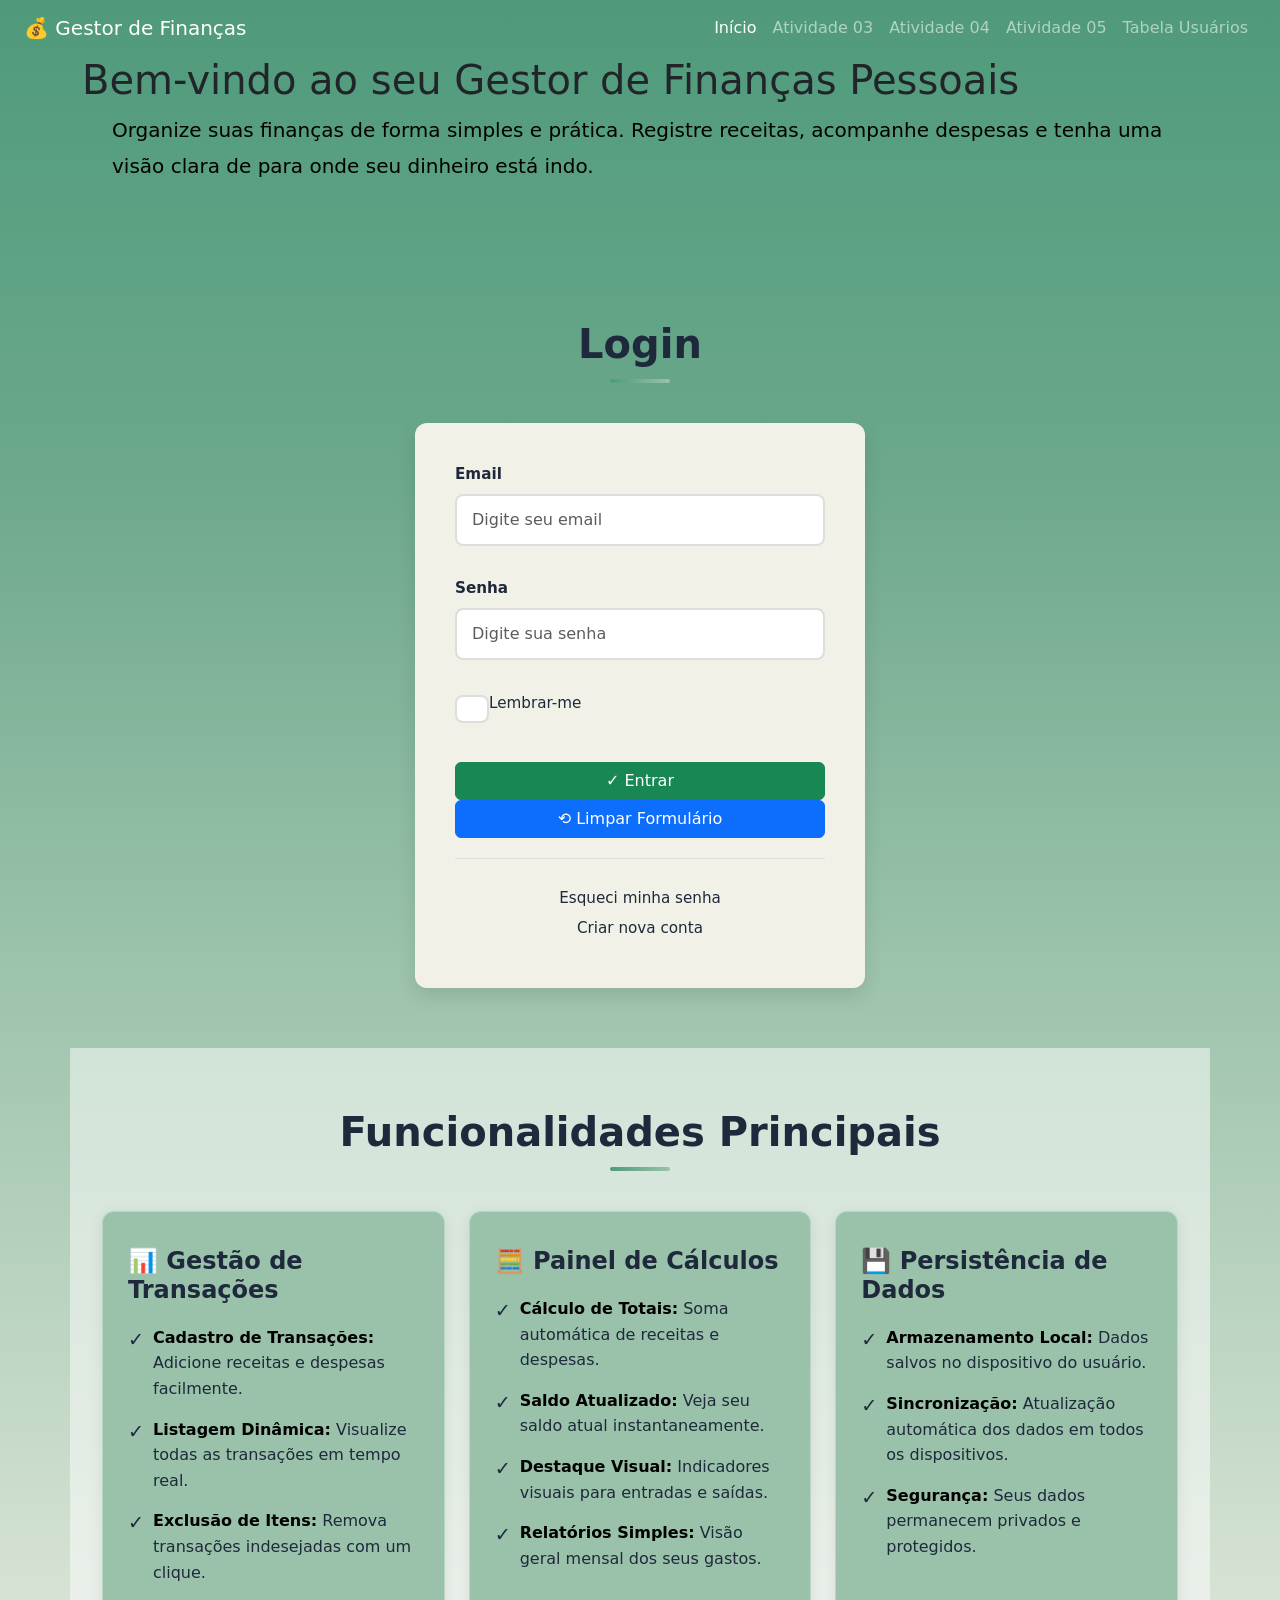
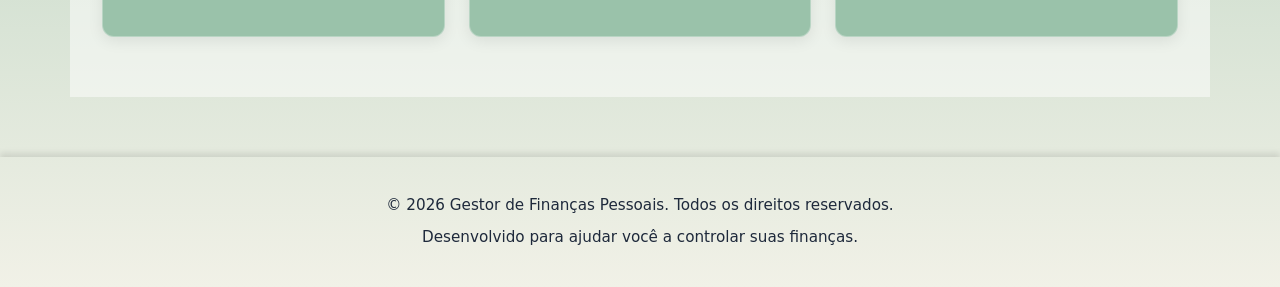
<file: infraestructure/pages/index.html>
<!DOCTYPE html>
<html lang="pt-BR">

<head>
    <meta charset="UTF-8">
    <meta name="viewport" content="width=device-width, initial-scale=1.0">
    <!-- Título exibido na aba do navegador -->
    <title>Gestão de Finanças</title>

    <!-- Importa um arquivo ELEMENTS.CSS externo para estilização das fontes -->
    <link rel="stylesheet" href="../assets/css/elements.css">
    <!-- Importa um arquivo FONTS.CSS externo para estilização das fontes -->
    <link rel="stylesheet" href="../assets/css/fonts.css">
    <!-- Bootstrap CSS via CDN -->
    <link href="https://cdn.jsdelivr.net/npm/bootstrap@5.3.3/dist/css/bootstrap.min.css" rel="stylesheet"
        integrity="sha384-QWTKZyjpPEjISv5WaRU9OFeRpok6YctnYmDr5pNlyT2bRjXh0JMhjY6hW+ALEwIH" crossorigin="anonymous">
    <!-- Define o ícone da aba (favicon) do site -->
    <Link rel="shortcut icon" href="../assets/images/Favicon.png" type="images/png">


</head>

<body>
    <!-- Navbar responsiva com Bootstrap -->
    <nav class="navbar navbar-expand-lg navbar-dark sticky-top">
        <div class="container-fluid px-4">
            <a class="navbar-brand" href="index.html">
                💰 Gestor de Finanças
            </a>
            <button class="navbar-toggler" type="button" data-bs-toggle="collapse" data-bs-target="#navbarNav"
                aria-controls="navbarNav" aria-expanded="false" aria-label="Toggle navigation">
                <span class="navbar-toggler-icon"></span>
            </button>
            <div class="collapse navbar-collapse" id="navbarNav">
                <ul class="navbar-nav ms-auto">
                    <li class="nav-item">
                        <a class="nav-link active" aria-current="page" href="index.html">Início</a>
                    </li>
                    <li class="nav-item">
                        <a class="nav-link" href="../../atividades/pages/atividade03.html">Atividade 03</a>
                    </li>
                    <li class="nav-item">
                        <a class="nav-link" href="../../atividades/pages/atividade04.html">Atividade 04</a>
                    </li>
                    <li class="nav-item">
                        <a class="nav-link" href="../../atividades/pages/atividade05.html">Atividade 05</a>
                    </li>
                    <li class="nav-item">
                        <a class="nav-link" href="../../atividades/pages/tabelaUsuario.html">Tabela Usuários</a>
                    </li>
                </ul>
            </div>
        </div>
    </nav>

    <!-- Hero Section -->
    <section class="hero-section">
        <div class="container">
            <div class="row align-items-center min-vh-50">
                <div class="col-12">
                    <h1>Bem-vindo ao seu Gestor de Finanças Pessoais</h1>
                    <p class="lead">Organize suas finanças de forma simples e prática. Registre receitas, acompanhe
                        despesas e tenha uma visão clara de para onde seu dinheiro está indo.</p>
                </div>
            </div>
        </div>
    </section>

    <main>
        <!-- Seção de Login -->
        <section class="login-section">
            <div class="container">
                <h2 class="section-title">Login</h2>
                <div class="row justify-content-center">
                    <div class="col-12 col-md-8 col-lg-6">
                        <div class="login-card">
                            <form action="http://localhost/ProjetoPrg04" method="post">
                                <label for="email">Email</label>
                                
                                <input type="email" id="email" name="email" class="form-control"
                                    placeholder="Digite seu email" required>

                                <label for="senha" class="mt-3">Senha</label>
                                <input type="password" id="senha" name="senha" class="form-control"
                                    placeholder="Digite sua senha" required>

                                <div class="form-check mt-3 mb-4">
                                    <input class="form-check-input" type="checkbox" id="lembrar" name="lembrar">
                                    <label class="form-check-label" for="lembrar">
                                        Lembrar-me
                                    </label>
                                </div>

                                <button class="btn btn-success" type="submit">
                                    ✓ Entrar
                                </button>
                                <button class="btn btn-primary" type="reset">
                                    ⟲ Limpar Formulário
                                </button>
                            </form>

                            <div class="form-links">
                                <a href="#"> Esqueci minha senha</a>
                                <a href="../pages/criarNovaConta.html"> Criar nova conta</a>
                            </div>
                        </div>
                    </div>
                </div>
            </div>
        </section>

        <!-- Seção de Funcionalidades -->
        <section class="features-section">
            <div class="container">
                <h2 class="section-title">Funcionalidades Principais</h2>

                <div class="row g-4">
                    <!-- Card 1: Gestão de Transações -->
                    <div class="col-12 col-md-6 col-lg-4">
                        <div class="feature-card">
                            <h3>📊 Gestão de Transações</h3>
                            <ul>
                                <li><strong>Cadastro de Transações:</strong> Adicione receitas e despesas facilmente.
                                </li>
                                <li><strong>Listagem Dinâmica:</strong> Visualize todas as transações em tempo real.
                                </li>
                                <li><strong>Exclusão de Itens:</strong> Remova transações indesejadas com um clique.
                                </li>
                            </ul>
                        </div>
                    </div>

                    <!-- Card 2: Painel de Cálculos -->
                    <div class="col-12 col-md-6 col-lg-4">
                        <div class="feature-card">
                            <h3>🧮 Painel de Cálculos</h3>
                            <ul>
                                <li><strong>Cálculo de Totais:</strong> Soma automática de receitas e despesas.</li>
                                <li><strong>Saldo Atualizado:</strong> Veja seu saldo atual instantaneamente.</li>
                                <li><strong>Destaque Visual:</strong> Indicadores visuais para entradas e saídas.</li>
                                <li><strong>Relatórios Simples:</strong> Visão geral mensal dos seus gastos.</li>
                            </ul>
                        </div>
                    </div>

                    <!-- Card 3: Persistência de Dados -->
                    <div class="col-12 col-md-6 col-lg-4">
                        <div class="feature-card">
                            <h3>💾 Persistência de Dados</h3>
                            <ul>
                                <li><strong>Armazenamento Local:</strong> Dados salvos no dispositivo do usuário.</li>
                                <li><strong>Sincronização:</strong> Atualização automática dos dados em todos os
                                    dispositivos.</li>
                                <li><strong>Segurança:</strong> Seus dados permanecem privados e protegidos.</li>
                            </ul>
                        </div>
                    </div>
                </div>
            </div>
        </section>
    </main>

    <!-- Rodapé -->
    <footer>
        <p>&copy; 2026 Gestor de Finanças Pessoais. Todos os direitos reservados.</p>
        <p>Desenvolvido para ajudar você a controlar suas finanças.</p>
    </footer>

    <!-- Bootstrap JS via CDN -->
    <script src="https://cdn.jsdelivr.net/npm/bootstrap@5.3.3/dist/js/bootstrap.bundle.min.js"
        integrity="sha384-YvpcrYf0tY3lHB60NNkmXc5s9fDVZLESaAA55NUMB+lb6GvNstWQ7AddKorjH9+w"
        crossorigin="anonymous"></script>

</body>

</html>
</file>
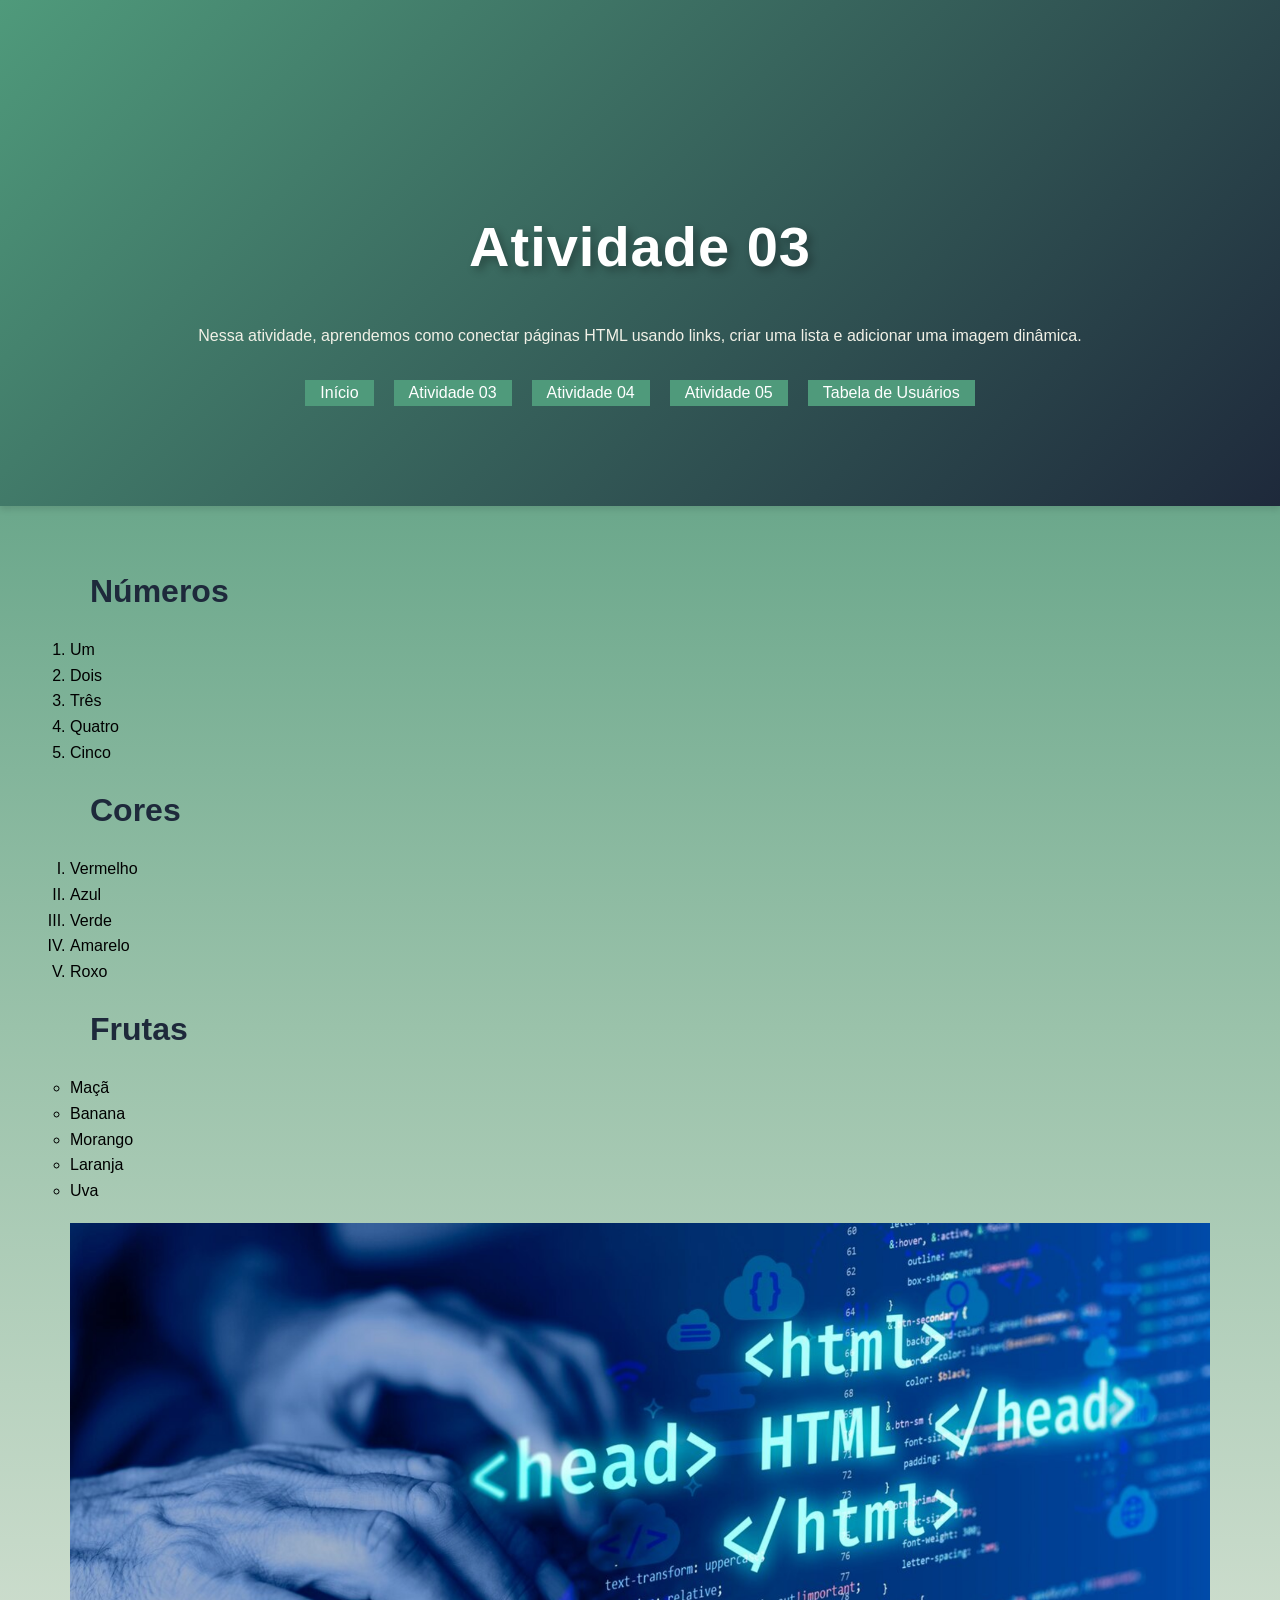
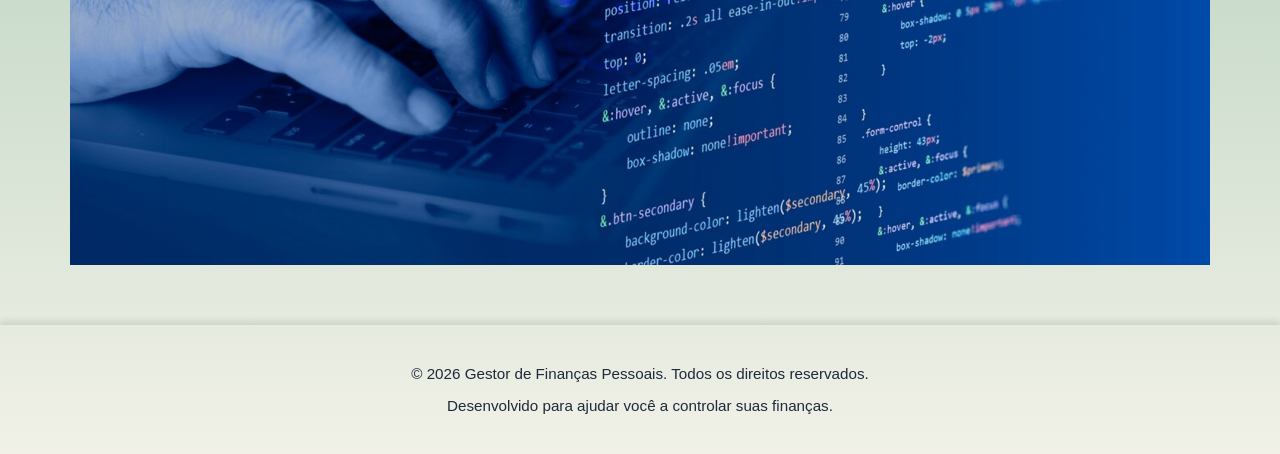
<file: atividades/pages/atividade03.html>
<!DOCTYPE html>
<html lang="en">

<head>
    <meta charset="UTF-8">
    <meta name="viewport" content="width=device-width, initial-scale=1.0">
    <title>Atividade 03</title>

    <!-- Importa um arquivo ELEMENTS.CSS externo para estilização das fontes -->
    <link rel="stylesheet" href="../../infraestructure/assets/css/elements.css">
    <!-- Importa um arquivo FONTS.CSS externo para estilização das fontes -->
    <link rel="stylesheet" href="../../infraestructure/assets/css/fonts.css">
    <!-- Define o ícone da aba (favicon) do site -->
    <link rel="shortcut icon" href="../../infraestructure/assets/images/Favicon.png" type="image/png">

</head>

<body>

    <header>
        <h1>Atividade 03</h1>
        <p class="descricao">Nessa atividade, aprendemos como conectar páginas HTML usando links,
            criar uma lista e adicionar uma imagem dinâmica.
        </p>

        <!-- Menu de navegação -->
        <nav id="menu">
            <ul>
                <li><a href="../../infraestructure/pages/index.html">Início</a></li>
                <li><a href="atividade03.html">Atividade 03</a></li>
                <li><a href="atividade04.html">Atividade 04</a></li>
                <li><a href="atividade05.html">Atividade 05</a></li>
                <li><a href="tabelaUsuario.html">Tabela de Usuários</a></li>
            </ul>
        </nav>
    </header>

    <main>
        <!-- container para as listas -->
        <div class="container-listas">
            <!-- Lista de números -->
            <div class="lista-box">
                <h2>Números</h2>
                <ol type="1">
                    <li>Um</li>
                    <li>Dois</li>
                    <li>Três</li>
                    <li>Quatro</li>
                    <li>Cinco</li>
                </ol>
            </div>
            <!-- Lista de cores -->
            <div class="lista-box">
                <h2>Cores</h2>
                <ol type="I">
                    <li>Vermelho</li>
                    <li>Azul</li>
                    <li>Verde</li>
                    <li>Amarelo</li>
                    <li>Roxo</li>
                </ol>
            </div>
            <!-- Lista de frutas -->
            <div class="lista-box">
                <h2>Frutas</h2>
                <ul type="circle">
                    <li>Maçã</li>
                    <li>Banana</li>
                    <li>Morango</li>
                    <li>Laranja</li>
                    <li>Uva</li>
                </ul>
            </div>
        </div>

        <!-- Imagem dinâmica -->
        <img src="../../infraestructure/assets/images/programaçãoWebTV.png" alt="Imagem flexível">

    </main>

    <!-- Rodapé -->
    <footer>
        <p>&copy; 2026 Gestor de Finanças Pessoais. Todos os direitos reservados.</p>
        <p>Desenvolvido para ajudar você a controlar suas finanças.</p>
    </footer>
</body>

</html>
</file>
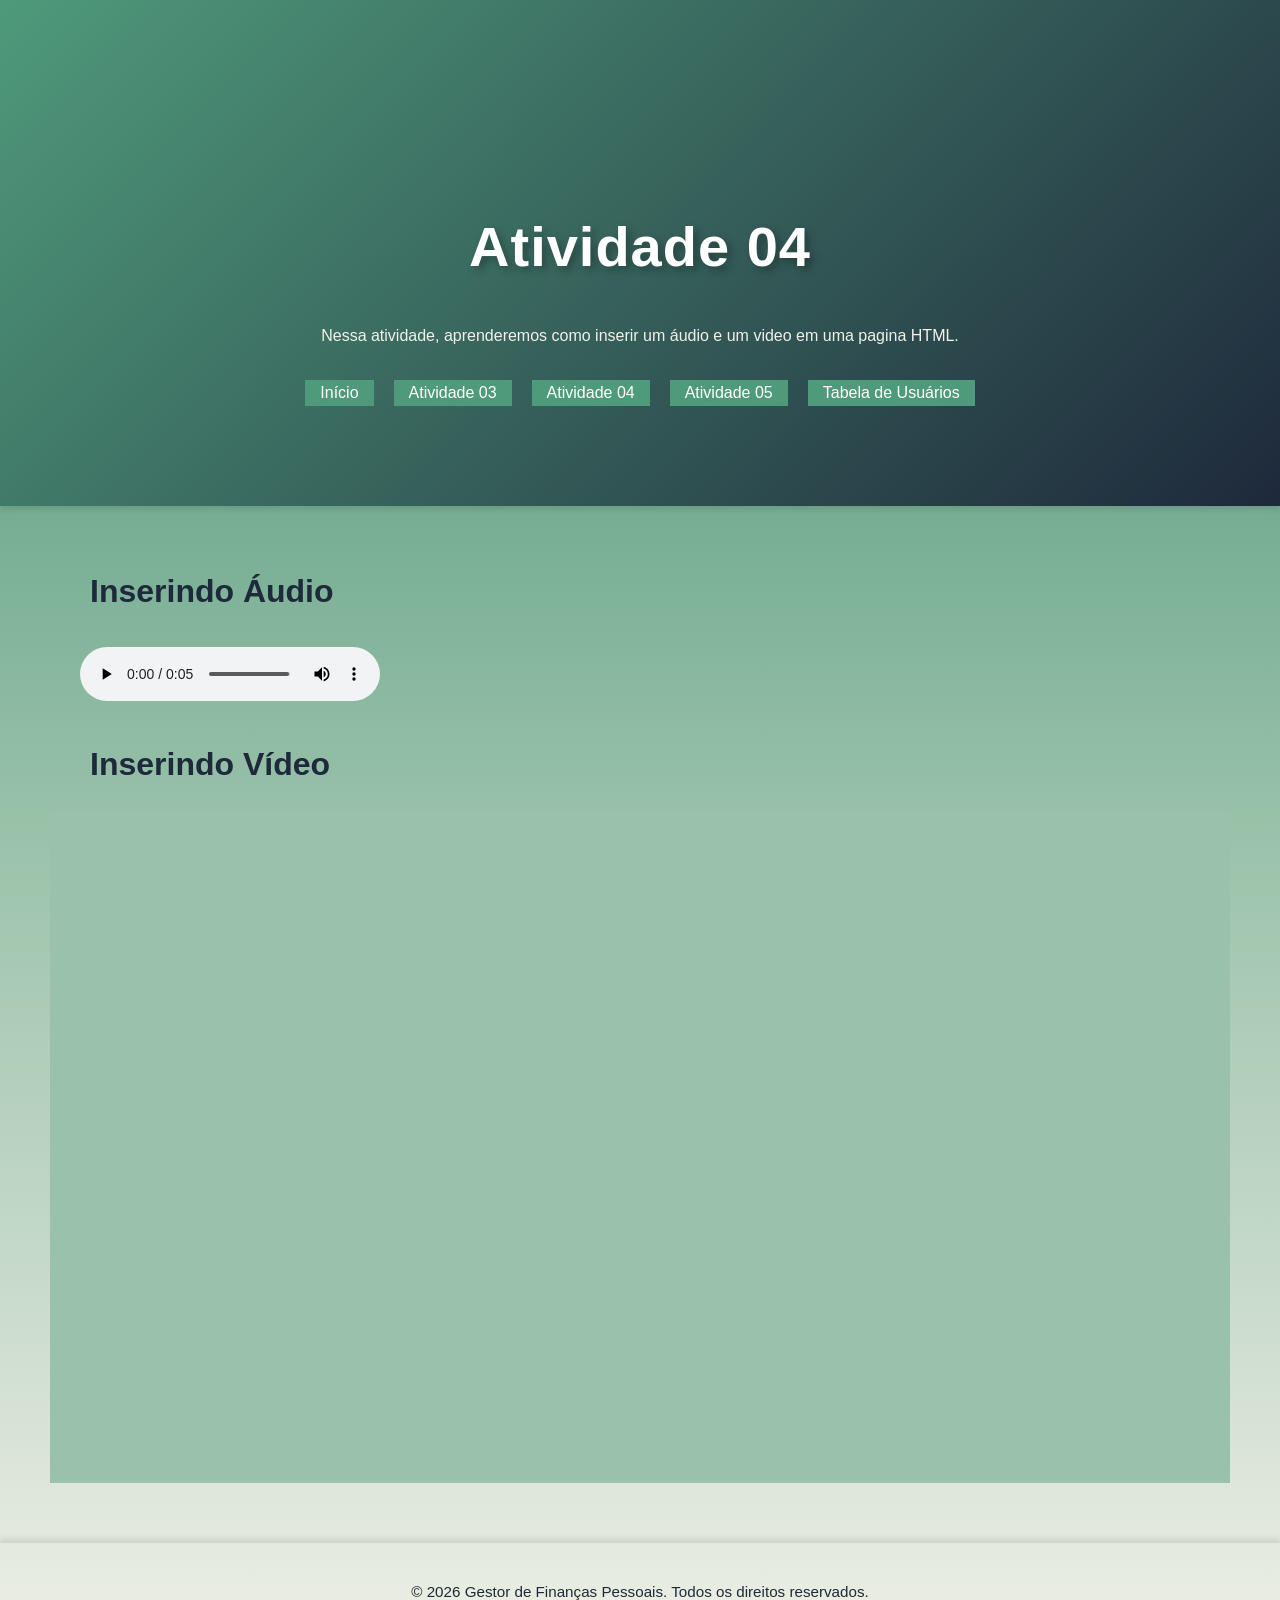
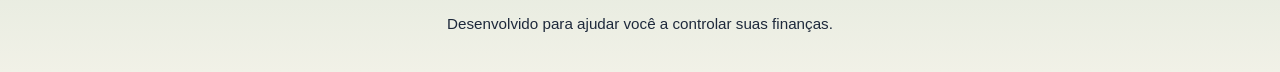
<file: atividades/pages/atividade04.html>
<!DOCTYPE html>
<html lang="en">

<head>
    <meta charset="UTF-8">
    <meta name="viewport" content="width=device-width, initial-scale=1.0">
    <title>Atividade 04</title>

    <!-- Importa um arquivo ELEMENTS.CSS externo para estilização das fontes -->
    <link rel="stylesheet" href="../../infraestructure/assets/css/elements.css">
    <!-- Importa um arquivo FONTS.CSS externo para estilização das fontes -->
    <link rel="stylesheet" href="../../infraestructure/assets/css/fonts.css">
    <!-- Define o ícone da aba (favicon) do site -->
    <link rel="shortcut icon" href="../../infraestructure/assets/images/Favicon.png" type="image/png">


</head>

<body>

    <header>
        <h1>Atividade 04</h1>

        <p class="descricao">Nessa atividade, aprenderemos como inserir um áudio e um video em uma pagina HTML.</p>

        <!-- Menu de navegação -->
        <nav id="menu">
            <ul>
                <li><a href="../../infraestructure/pages/index.html">Início</a></li>
                <li><a href="atividade03.html">Atividade 03</a></li>
                <li><a href="atividade04.html">Atividade 04</a></li>
                <li><a href="atividade05.html">Atividade 05</a></li>
                <li><a href="tabelaUsuario.html">Tabela de Usuários</a></li>
            </ul>
        </nav>
    </header>

    <main>
        <!-- inserindo áudio na página-->
        <h2>Inserindo Áudio</h2>

        <audio preload="metadata" controls autoplay>
            <source src="../../infraestructure/assets/midia/audio-html.mp3" type="audio/mpeg">
            <p>Seu navegador não suporta o elemento de áudio. <a
                    href="../../infraestructure/assets/midia/audio-html.mp3" download="audio-html.mp3"
                    type="audio/mpeg"></a></p>
        </audio>
        <!-- inserindo vídeo na página -->
        <h2>Inserindo Vídeo</h2>

        <div class="video">

            <iframe width="560" height="315" src="https://www.youtube.com/embed/39IXFjD291U?si=9HvMdxXxIjANXkr7"
                title="YouTube video player" frameborder="0"
                allow="accelerometer; autoplay; clipboard-write; encrypted-media; gyroscope; picture-in-picture; web-share"
                referrerpolicy="strict-origin-when-cross-origin" allowfullscreen></iframe>

        </div>

    </main>

    <!-- Rodapé -->
    <footer>
        <p>&copy; 2026 Gestor de Finanças Pessoais. Todos os direitos reservados.</p>
        <p>Desenvolvido para ajudar você a controlar suas finanças.</p>
    </footer>
</body>

</html>
</file>
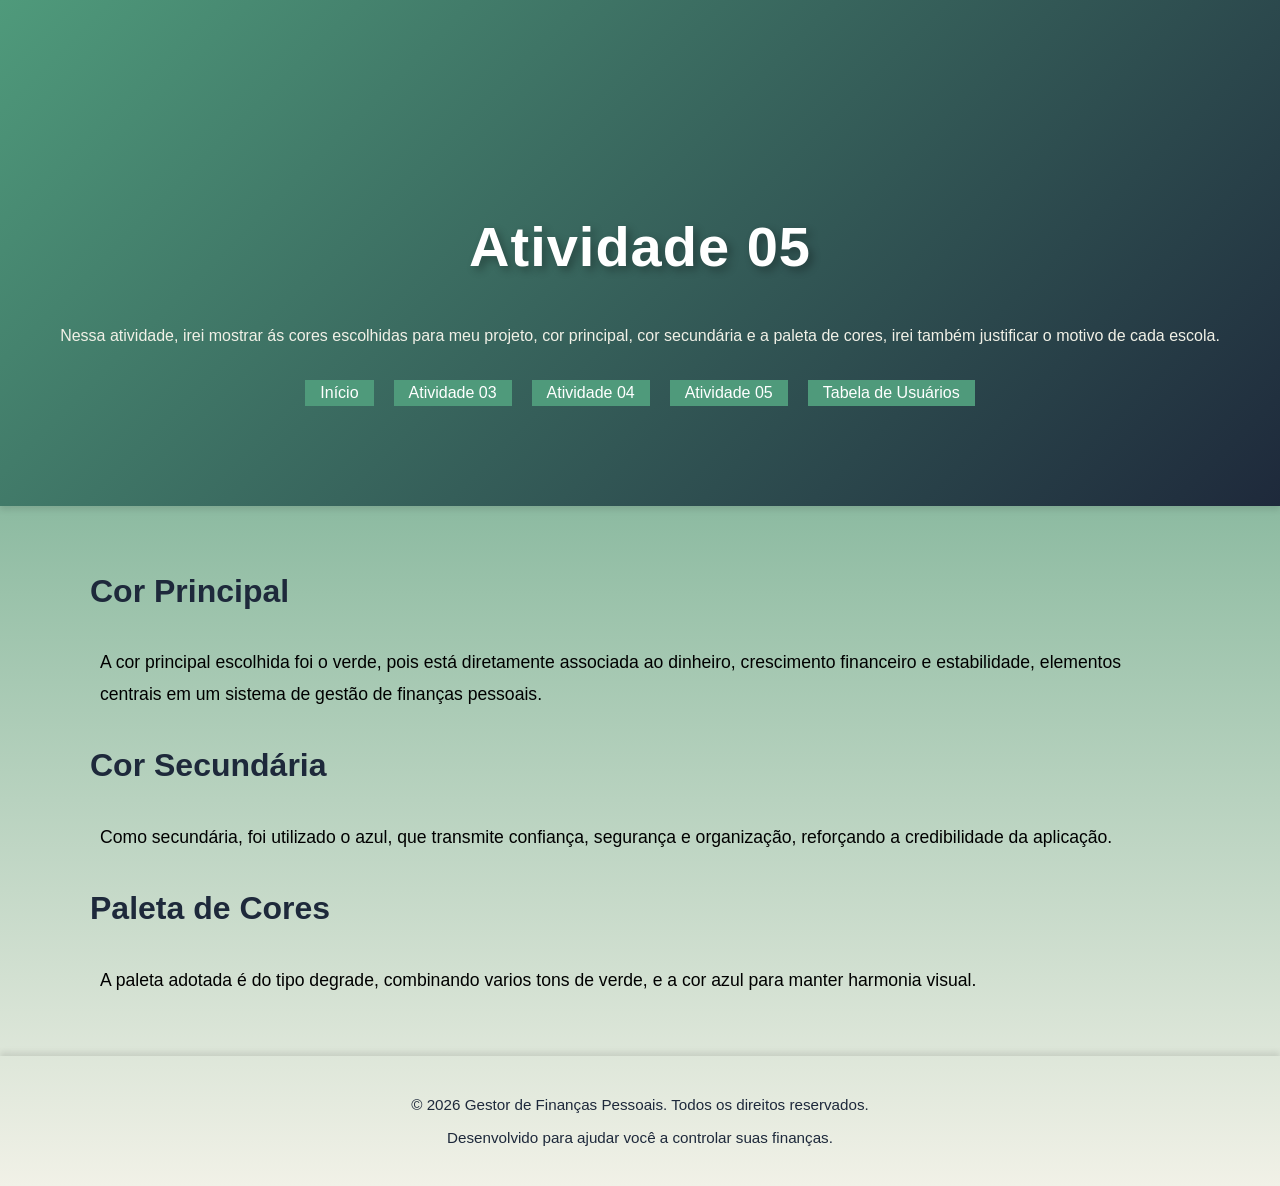
<file: atividades/pages/atividade05.html>
<!DOCTYPE html>
<html lang="en">

<head>
    <meta charset="UTF-8">
    <meta name="viewport" content="width=device-width, initial-scale=1.0">
    <title>atividade 05</title>

    <link rel="shortcut icon" href="../../infraestructure/assets/images/Favicon.png" type="image/png">
    <link rel="stylesheet" href="../../infraestructure/assets/css/elements.css">
    <link rel="stylesheet" href="../../infraestructure/assets/css/fonts.css">


</head>

<body>
    <header>
        <h1>Atividade 05</h1>

        <p class="descricao">Nessa atividade, irei mostrar ás cores escolhidas para meu projeto,
            cor principal, cor secundária e a paleta de cores,
            irei também justificar o motivo de cada escola.
        </p>

        <!-- Menu de navegação -->
        <nav id="menu">
            <ul>
                <li><a href="../../infraestructure/pages/index.html">Início</a></li>
                <li><a href="atividade03.html">Atividade 03</a></li>
                <li><a href="atividade04.html">Atividade 04</a></li>
                <li><a href="atividade05.html">Atividade 05</a></li>
                <li><a href="tabelaUsuario.html">Tabela de Usuários</a></li>
            </ul>
        </nav>
    </header>

    <main>
        <!-- Cor principal escolhida e justificativa -->
        <h2>Cor Principal</h2>
        <p>A cor principal escolhida foi o verde, pois está diretamente associada ao dinheiro,
            crescimento financeiro e estabilidade, elementos centrais em um sistema de gestão
            de finanças pessoais.</p>

        <!-- Cor secundária escolhida e justificativa -->
        <h2>Cor Secundária</h2>
        <p>Como secundária, foi utilizado o azul, que transmite confiança, segurança e organização,
            reforçando a credibilidade da aplicação.</p>

        <!-- Paleta de Cores -->
        <h2>Paleta de Cores</h2>
        <p>A paleta adotada é do tipo degrade, combinando varios tons de verde, e a cor azul para manter harmonia
            visual.
        </p>

    </main>

    <!-- Rodapé -->
    <footer>
        <p>&copy; 2026 Gestor de Finanças Pessoais. Todos os direitos reservados.</p>
        <p>Desenvolvido para ajudar você a controlar suas finanças.</p>
    </footer>
</body>

</html>
</file>
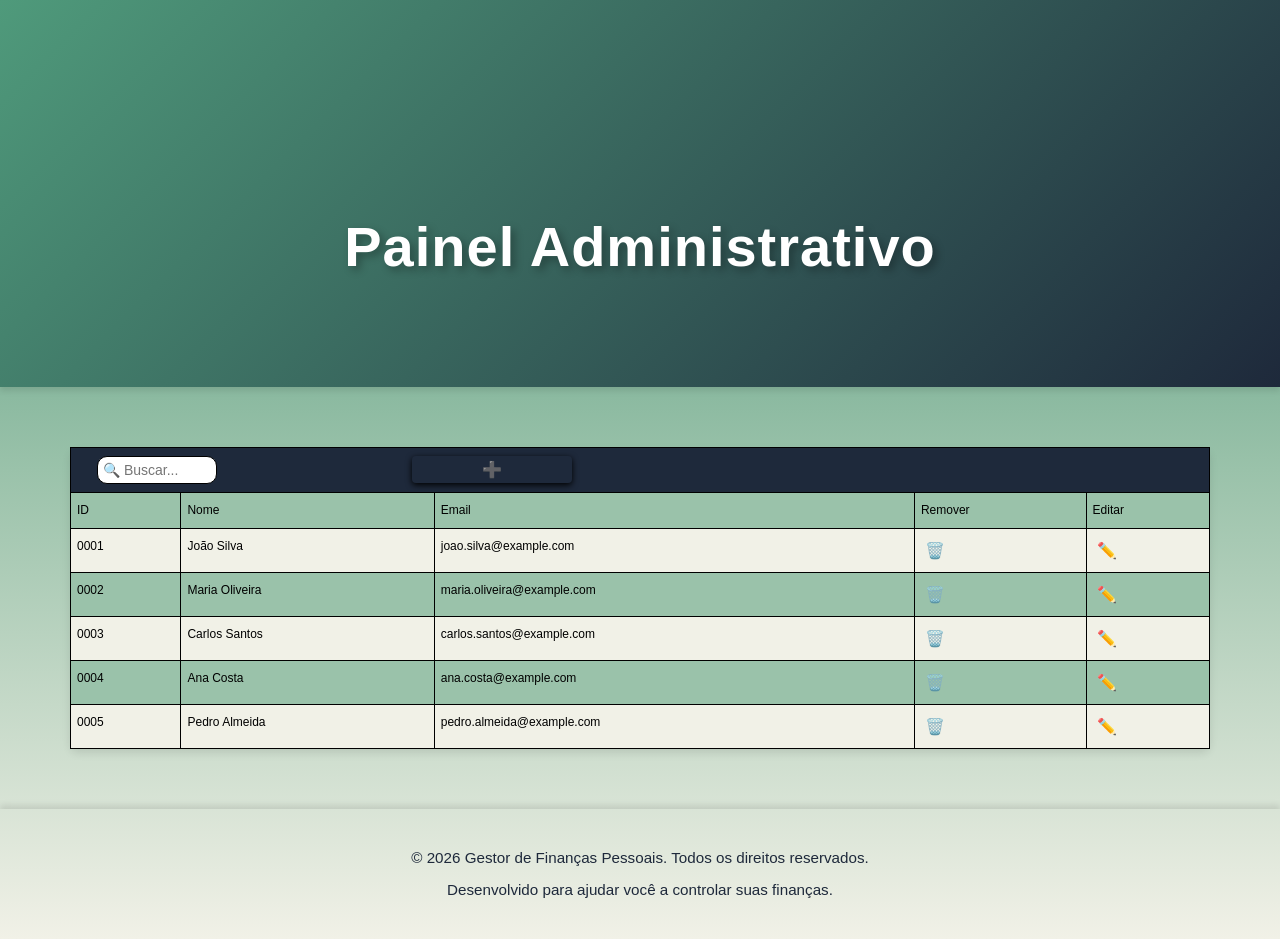
<file: atividades/pages/tabelaUsuario.html>
<!DOCTYPE html>
<html lang="pt-BR">

<head>
    <meta charset="UTF-8">
    <meta name="viewport" content="width=device-width, initial-scale=1.0">

    <title>Tabela de Usuarios</title>

    <!-- CSS Externo -->
    <link rel="stylesheet" href="../../infraestructure/assets/css/elements.css">
    <link rel="stylesheet" href="../../infraestructure/assets/css/fonts.css">
    <link rel="shortcut icon" href="../../infraestructure/assets/images/Favicon.png" type="image/">

</head>

<body>
    <header>
        <h1>Painel Administrativo</h1>
    </header>
    <main>
        <!-- Tabela de Usuarios -->
        <table class="tg">
            <thead>
                <tr>
                    <th class="tg-0pky" colspan="6"><input type="text" placeholder="🔍 Buscar..."
                            style="width: 120px; padding: 5px; margin-left: 20px; border-radius: 10px;"> <button
                            class="cadastrar">➕</button>
                    </th>
                </tr>
            </thead>
            <tbody>
                <tr>
                    <!-- Cabeçalho da tabela -->
                    <td class="tg-0pky">ID</td>
                    <td class="tg-0pky">Nome</td>
                    <td class="tg-0pky">Email</td>
                    <td class="tg-0pky">Remover</td>
                    <td class="tg-0pky">Editar</td>
                </tr>
                <tr>
                    <!-- Linha de dados -->
                    <td class="tg-0pky">0001</td>
                    <td class="tg-0pky">João Silva</td>
                    <td class="tg-0pky">joao.silva@example.com</td>
                    <td class="tg-0pky"><button>🗑️</button></td>
                    <td class="tg-0pky"><button>✏️</button></td>
                </tr>
                <tr>
                    <td class="tg-0pky">0002</td>
                    <td class="tg-0pky">Maria Oliveira</td>
                    <td class="tg-0pky">maria.oliveira@example.com</td>
                    <td class="tg-0pky"><button>🗑️</button></td>
                    <td class="tg-0pky"><button>✏️</button></td>
                </tr>
                <tr>
                    <td class="tg-0pky">0003</td>
                    <td class="tg-0pky">Carlos Santos</td>
                    <td class="tg-0pky">carlos.santos@example.com</td>
                    <td class="tg-0pky"><button>🗑️</button></td>
                    <td class="tg-0pky"><button>✏️</button></td>
                </tr>
                <tr>
                    <td class="tg-0pky">0004</td>
                    <td class="tg-0pky">Ana Costa</td>
                    <td class="tg-0pky">ana.costa@example.com</td>
                    <td class="tg-0pky"><button>🗑️</button></td>
                    <td class="tg-0pky"><button>✏️</button></td>
                </tr>
                <tr>
                    <td class="tg-0lax">0005</td>
                    <td class="tg-0lax">Pedro Almeida</td>
                    <td class="tg-0lax">pedro.almeida@example.com</td>
                    <td class="tg-0lax"><button>🗑️</button></td>
                    <td class="tg-0lax"><button>✏️</button></td>
                </tr>
            </tbody>
        </table>

    </main>

    <footer>
        <p>&copy; 2026 Gestor de Finanças Pessoais. Todos os direitos reservados.</p>
        <p>Desenvolvido para ajudar você a controlar suas finanças.</p>
    </footer>
</body>

</html>
</file>
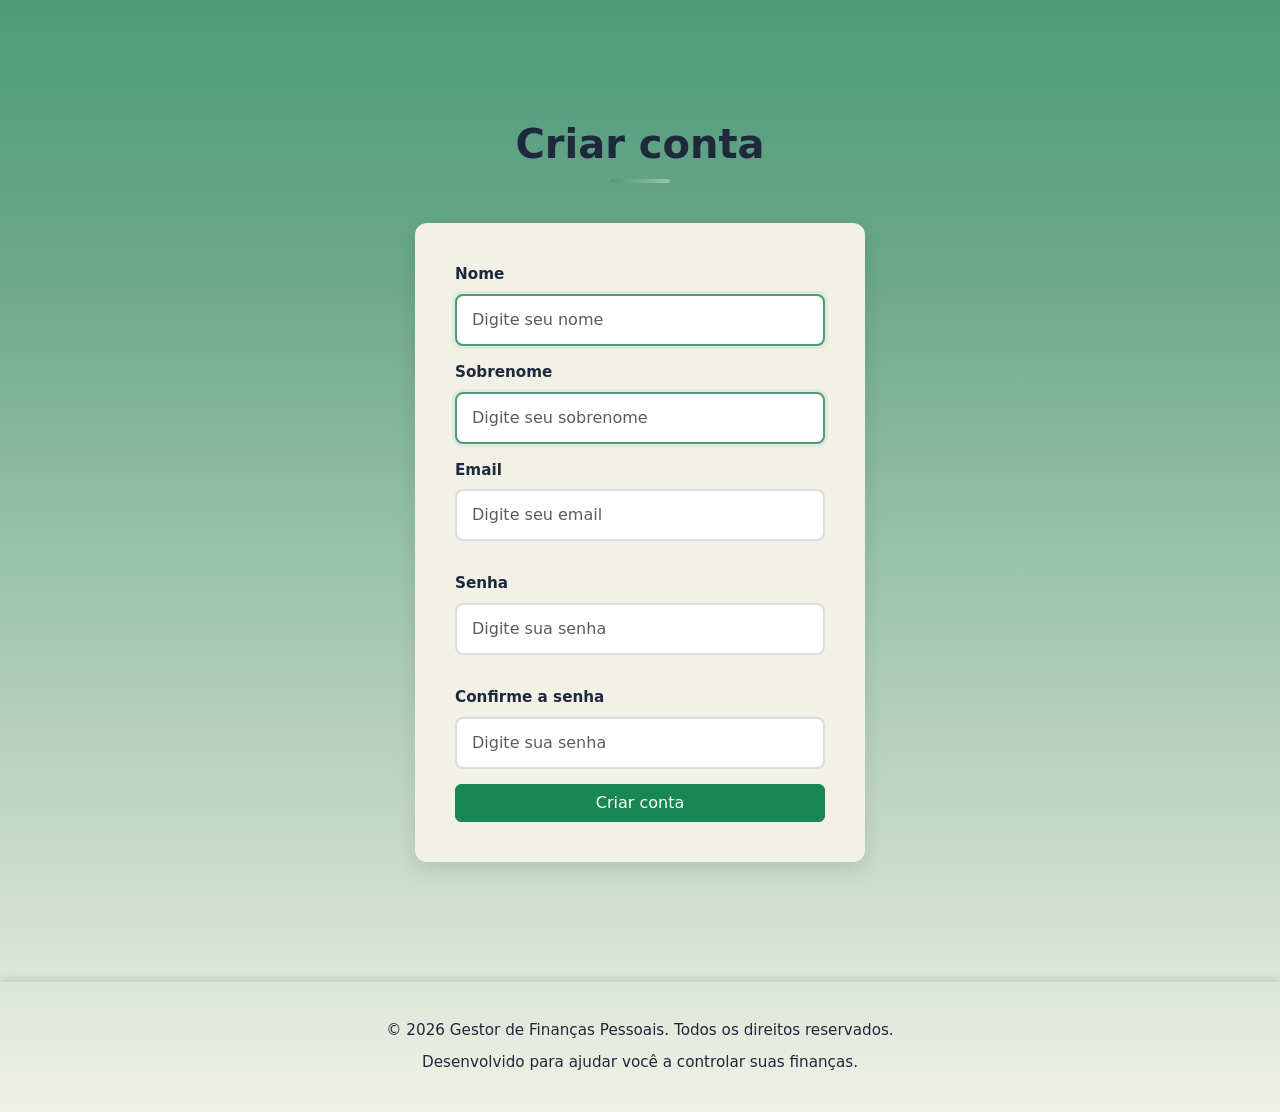
<file: infraestructure/pages/criarNovaConta.html>
<!DOCTYPE html>
<html lang="pt-BR">

<head>
    <meta charset="UTF-8">
    <meta name="viewport" content="width=device-width, initial-scale=1.0">
    <title>Create Account</title>

    <link rel="stylesheet" href="../../infraestructure/assets/css/elements.css">
    <link rel="stylesheet" href="../../infraestructure/assets/css/fonts.css">
    <link rel="shortcut icon" href="../../infraestructure/assets/images/Favicon.png" type="image/png">
    <!-- Bootstrap CSS via CDN -->
    <link href="https://cdn.jsdelivr.net/npm/bootstrap@5.3.3/dist/css/bootstrap.min.css" rel="stylesheet"
        integrity="sha384-QWTKZyjpPEjISv5WaRU9OFeRpok6YctnYmDr5pNlyT2bRjXh0JMhjY6hW+ALEwIH" crossorigin="anonymous">

</head>

<body>

    <main>
        <!-- Formulario de Cadastro -->
        <section class="login-section">
            <div class="container">
                <h2 class="section-title">Criar conta</h2>
                <div class="row justify-content-center">
                    <div class="col-12 col-md-8 col-lg-6">
                        <div class="login-card">

                            <form action="http://localhost/ProjetoPrg04" method="post">

                                <label for="name">Nome</label>
                                <input type="text" id="name" name="name" class="form-control"
                                    placeholder="Digite seu nome" required>

                                <label for="name">Sobrenome</label>
                                <input type="text" id="sobrenome" name="sobrenome" class="form-control"
                                    placeholder="Digite seu sobrenome" required>

                                <label for="email">Email</label>
                                <input type="email" id="email" name="email" class="form-control"
                                    placeholder="Digite seu email" required>

                                <label for="senha" class="mt-3">Senha</label>
                                <input type="password" id="senha" name="senha" class="form-control"
                                    placeholder="Digite sua senha" required>

                                <label for="senha" class="mt-3">Confirme a senha</label>
                                <input type="password" id="senha" name="senha" class="form-control"
                                    placeholder="Digite sua senha" required>

                                <button class="btn btn-success" type="submit">
                                    Criar conta
                                </button>
                            </form>


                        </div>
                    </div>
                </div>
            </div>
        </section>
    </main>

    <!-- Bootstrap JS via CDN -->
    <script src="https://cdn.jsdelivr.net/npm/bootstrap@5.3.3/dist/js/bootstrap.bundle.min.js"
        integrity="sha384-YvpcrYf0tY3lHB60NNkmXc5s9fDVZLESaAA55NUMB+lb6GvNstWQ7AddKorjH9+w"
        crossorigin="anonymous"></script>

    <footer>
        <p>&copy; 2026 Gestor de Finanças Pessoais. Todos os direitos reservados.</p>
        <p>Desenvolvido para ajudar você a controlar suas finanças.</p>
    </footer>

</body>

</html>
</file>
<file: infraestructure/assets/css/elements.css>
/* Reset básico para remover margens e espaçamentos padrão do navegador */
* {
    margin: 0;
    padding: 0;
    box-sizing: border-box;
}

/*Paleta de cores */
:root {
    --cor-azul: #2563eb;
    --cor-01: #4f9a7b;
    --cor-02: #1e293b;
    --cor-03: #9ac2aa;
    --cor-04: #f1f1e7;
    --cor-branco: #ffffff;
    --cor--preto: #000000;
    --transicao: all 0.3s ease;
}


audio {
    margin: 10px;

}

/* Deixa o vídeo responsivo e centralizado */
.video {
    position: relative;
    background-color: var(--cor-03);
    padding-bottom: 59%;
    height: 0;
    margin-left: -20px;
    margin-right: -20px;
    margin-bottom: 15px;
    padding-bottom: 59%;
}

.video iframe {
    position: absolute;
    top: 5%;
    left: 5%;
    width: 90%;
    height: 90%;
}

/* Estilização das imagens para serem responsivas e centralizadas */
main img {
    max-width: 100%;
    height: auto;
    display: block;
    margin: 20px auto;
}

/* Menu de navegação */
nav#menu ul {
    list-style: none;
    display: flex;
    justify-content: center;
    gap: 20px;
    margin: 20px 0;
    padding: 0;

}

nav#menu li {
    display: inline;
    background-color: var(--cor-01);
}

nav#menu a {
    text-decoration: none;
    color: var(--cor-branco);
    padding: 10px 15px;
    border-radius: 5px;
    transition: var(--transicao);
    font-weight: 500;
}

nav#menu a:hover {
    background-color: var(--cor-verde-escuro);
}

/* Responsividade para o menu de navegação */
@media (max-width: 768px) {
    nav#menu ul {
        flex-direction: column;
        gap: 10px;
        align-items: center;
    }

    nav#menu li {
        width: 100%;
        text-align: center;
    }

    nav#menu a {
        display: block;
        width: 100%;
        box-sizing: border-box;
    }
}

/* Container de navegação */
.container-botoes {
    display: flex;
    justify-content: center;
    gap: 15px;
    margin: 50px 0;
    flex-wrap: wrap;
}

/* Botões estilizados */
.btn {
    padding: 15px 35px;
    border: none;
    border-radius: 8px;
    font-size: 1.1rem;
    font-weight: 600;
    cursor: pointer;
    transition: var(--transicao);
    text-decoration: none;
    display: inline-block;
    text-align: center;
    min-width: 200px;
}

/* Dois estilos de botões*/
/* Botão 1*/
.btn-1 {
    background-color: var(--cor-01);
    color: var(--cor-branco);
    box-shadow: 0 4px 6px rgba(22, 163, 74, 0.3);
}

.btn-1:hover {
    transform: translateY(-2px);
}

/* Botão 2*/
.btn-2 {
    background-color: var(--cor-02);
    color: var(--cor-branco);
    box-shadow: 0 4px 6px rgba(37, 99, 235, 0.3);
    margin-top: 10px;
}

.btn-2:hover {
    transform: translateY(-2px);
}

/* Seção de funcionalidades */
.features-section {
    padding: 60px 20px;
    background-color: rgba(255, 255, 255, 0.5);
}

.feature-card {
    background: var(--cor-03);
    border-radius: 12px;
    padding: 35px 25px;
    box-shadow: 0 4px 15px rgba(0, 0, 0, 0.08);
    height: 100%;
    transition: var(--transicao);
    border: 1px solid rgba(255, 255, 255, 0.3);
}

.feature-card:hover {
    transform: translateY(-8px);
    box-shadow: 0 8px 25px rgba(0, 0, 0, 0.15);
}

.feature-card h3 {
    color: var(--cor-02);
    margin-bottom: 20px;
    font-size: 1.5rem;
    font-weight: 700;
}

.feature-card ul {
    list-style: none;
    padding: 0;
}

.feature-card li {
    font-size: 1rem;
    margin-bottom: 15px;
    color: var(--cor-02);
    line-height: 1.6;
    padding-left: 25px;
    position: relative;
}

.feature-card li:before {
    content: "✓";
    position: absolute;
    left: 0;
    font-weight: bold;
    font-size: 1.2rem;
}

.feature-card strong {
    color: var(--cor--preto);
    font-weight: 600;
}

.login-section {
    padding: 60px 20px;
}

.section-title {
    font-size: clamp(1.8rem, 5vw, 2.5rem);
    color: var(--cor-02);
    font-weight: 700;
    margin-bottom: 40px;
    text-align: center;
    position: relative;
    padding-bottom: 15px;
}

.section-title::after {
    content: '';
    position: absolute;
    bottom: 0;
    left: 50%;
    transform: translateX(-50%);
    width: 60px;
    height: 4px;
    background: linear-gradient(90deg, var(--cor-01), var(--cor-03));
    border-radius: 2px;
}

/* Estilos para o formulário de login */

.login-card {
    background-color: var(--cor-04);
    border-radius: 12px;
    padding: 40px;
    box-shadow: 0 8px 20px rgba(0, 0, 0, 0.1);
    max-width: 450px;
    margin: 0 auto;
}

.login-card form {
    display: flex;
    flex-direction: column;
}

.login-card label {
    margin-bottom: 8px;
    font-weight: 600;
    color: var(--cor-02);
    font-size: 0.95rem;
}

.login-card input[type="email"],
.login-card input[type="password"],
.login-card input[type="checkbox"],
.login-card input[type="text"],
.login-card input[type="sobrenome"] {
    padding: 12px 15px;
    margin-bottom: 15px;
    border: 2px solid #ddd;
    border-radius: 8px;
    font-size: 1rem;
    transition: var(--transicao);
}

.login-card input[type="email"]:focus,
.login-card input[type="password"]:focus,
.login-card input[type="name"],
.login-card input[type="text"] {
    outline: none;
    border-color: var(--cor-01);
    box-shadow: 0 0 0 3px rgba(79, 154, 123, 0.1);
}

.login-card .form-check {
    margin-bottom: 20px;
}

.login-card .form-check-label {
    font-weight: 500;
    margin-bottom: 0;
}


.form-links {
    text-align: center;
    margin-top: 20px;
    padding-top: 20px;
    border-top: 1px solid #ddd;
}

.form-links a {
    display: block;
    margin: 8px 0;
    color: var(--cor-02);
    text-decoration: none;
    font-size: 0.95rem;
    transition: var(--transicao);
}

.form-links a:hover {
    color: var(--cor-01);
    text-decoration: underline;
}

/* Estilização da Tabela*/
.tg {
    border-collapse: collapse;
    border-spacing: 0;
    margin: 20px auto;
    width: 100%;
    max-width: 1200px;
    box-shadow: 0 4px 8px rgba(0, 0, 0, 0.1);
    border-radius: 8px;
    overflow: hidden;
    border-color: var(--cor--preto);
}

/* Tabela responsiva */
@media (max-width: 768px) {
    .tg {
        display: block;
        overflow-x: auto;
        white-space: nowrap;
        margin: 10px;
        box-shadow: none;
    }

    .tg th,
    .tg td {
        padding: 8px 6px;
        font-size: 12px;
    }

    .tg th input[type="text"] {
        width: 100px;
        margin-left: 10px;
    }

    .cadastrar {
        width: 130px;
        margin-left: 10px;
        padding: 8px 12px;
        font-size: 16px;
    }

}
/*Responsividade da tabela para desktop*/
@media (min-width: 1025px) {

    .tg {
        display: table;
        width: 100%;
        overflow-x: visible;
        white-space: normal;
        margin: 20px auto;
    }

    .tg th,
    .tg td {
        padding: 15px;
        font-size: 16px;
    }

    .tg th input[type="text"] {
        width: 200px;
        margin-left: 20px;
    }

    .cadastrar {
        width: 200px;
        margin-left: 20px;
        padding: 12px 20px;
        font-size: 18px;
        cursor: pointer;
    }
}

/*Estilização do botão cadastrar da tabela*/
.cadastrar {
    width: 160px;
    padding: 10px 15px;
    margin-left: 17%;
    border-color: var(--cor--preto);
    border-radius: 10px;
    color: var(--cor-branco);
    font-size: 16px;
    font-weight: bold;
    cursor: pointer;
    transition: var(--transicao);
    box-shadow: 0 2px 6px var(--cor--preto);
}

.cadastrar:hover {
    transform: translateY(-2px) scale(1.05);
    box-shadow: 0 4px 12px var(--cor--preto);
}

.tg td {
    background-color: var(--cor-03);
    border-style: solid;
    border-width: 1px;
    color: var(--cor-texto);
    font-family: Arial, sans-serif;
    font-size: 12px;
    overflow: hidden;
    padding: 8px 6px;
    word-break: normal;
    transition: background-color 0.3s ease;
}

.tg th {
    background-color: var(--cor-02);
    border-style: solid;
    border-width: 1px;
    font-family: Arial, sans-serif;
    font-size: 12px;
    font-weight: bold;
    overflow: hidden;
    padding: 8px 6px;
    word-break: normal;
}

.tg .tg-0pky {
    border-color: inherit;
    text-align: left;
    vertical-align: top;
}

.tg .tg-0lax {
    text-align: left;
    vertical-align: top;
}

/* Alternating row colors */
.tg tbody tr:nth-child(even) td {
    background-color: var(--cor-04);
}

/* Hover effect for rows */
.tg tbody tr:hover td {
    background-color: #e0f2fe;
    cursor: pointer;
}

.tg button {
    background: none;
    border: none;
    cursor: pointer;
    font-size: 16px;
    padding: 4px;
    border-radius: 4px;

}

.tg button:hover {
    transition: background-color 0.3s ease;
}


.tg th input[type="text"] {
    width: 100px;
    padding: 6px 8px;
    border: 1px solid var(--cor--preto);
    border-radius: 6px;
    font-size: 14px;
    margin-left: 10px;
    transition: border-color 0.3s ease;
}

.tg th input[type="text"]:focus {
    outline: none;

}
</file>
<file: infraestructure/assets/css/fonts.css>
/* Reset básico para remover margens e espaçamentos padrão do navegador */
* {
    margin: 0;
    padding: 0;
    box-sizing: border-box;
}

/*Paleta de cores */
:root {
    --cor-azul: #2563eb;
    --cor-01: #4f9a7b;
    --cor-02: #1e293b;
    --cor-03: #9ac2aa;
    --cor-04: #f1f1e7;
    --cor-branco: #ffffff;
    --cor--preto: #000000;
    --transicao: all 0.3s ease;
}

/* Estilização do título principal */
header h1 {
    font-size: 3.5rem;
    font-weight: 700;
    margin-bottom: 15px;
    margin-top: 10%;
    letter-spacing: 1px;
    text-shadow: 4px 4px 8px rgba(0, 0, 0, 0.3);
    color: var(--cor-branco);
    
}

h2 {
    color: var(--cor-02);
    margin-bottom: 20px;
    font-size: 2rem;
    margin: 20px;
}

/* Tagline - subtítulo atrativo */
.descricao {
    font-size: 1rem;
    font-weight: 300;
    margin-bottom: 30px;
    animation: slideInUp 0.8s ease-out 0.2s both;
    color: var(--cor-04);
}

.subtitulo {
    font-size: 2.5rem;
    color: var(--cor-02);
    margin-bottom: 40px;
    text-align: center;
    font-weight: 700;
}


/* Animações */
@keyframes slideInDown {
    from {
        opacity: 0;
        transform: translateY(-40px);
    }

    to {
        opacity: 1;
        transform: translateY(0);
    }
}

@keyframes slideInUp {
    from {
        opacity: 0;
        transform: translateY(40px);
    }

    to {
        opacity: 1;
        transform: translateY(0);
    }
}

/* Estilização dos parágrafos */
p {
    font-size: 1.1rem;
    color: var(--cor--preto);
    margin-bottom: 15px;
    line-height: 1.8;
    margin: 30px;
}

/* Estilização do cabeçalho da página */
header {
    background: linear-gradient(135deg, var(--cor-01) 0%, var(--cor-02) 100%);
    color: var(--cor-02);
    padding: 80px 30px;
    text-align: center;
    box-shadow: 0 4px 6px rgba(0, 0, 0, 0.1);
    animation: slideInDown 0.8s ease-out;
}

body {
    background: linear-gradient(#4f9a7b, #6ca88c, #9ac2aa, #c5d9c8, #f1f1e7);
    line-height: 1.6;
    font-family: 'Arial', sans-serif;
}

a {
    color: var(--cor-azul);
}



/* Container principal */
main {
    max-width: 1200px;
    margin: 60px auto;
    padding: 0 30px;
}

/* Footer */
footer {
    text-align: center;
    padding: 30px;
    margin-top: 60px;
    box-shadow: 0 -4px 6px rgba(0, 0, 0, 0.1);
}

footer p {
    margin: 5px 0;
    font-size: 0.95rem;
    color: var(--cor-02);
}

/* Responsividade */
@media (max-width: 768px) {



    header {
        padding: 50px 20px;
    }

    header h1 {
        font-size: 2.5rem;
    }

    .descricao {
        font-size: 1rem;
    }

    main {
        padding: 0 15px;
    }

    .container-botoes {
        flex-direction: column;
    }

    .btn {
        width: 100%;
    }

}
</file>
